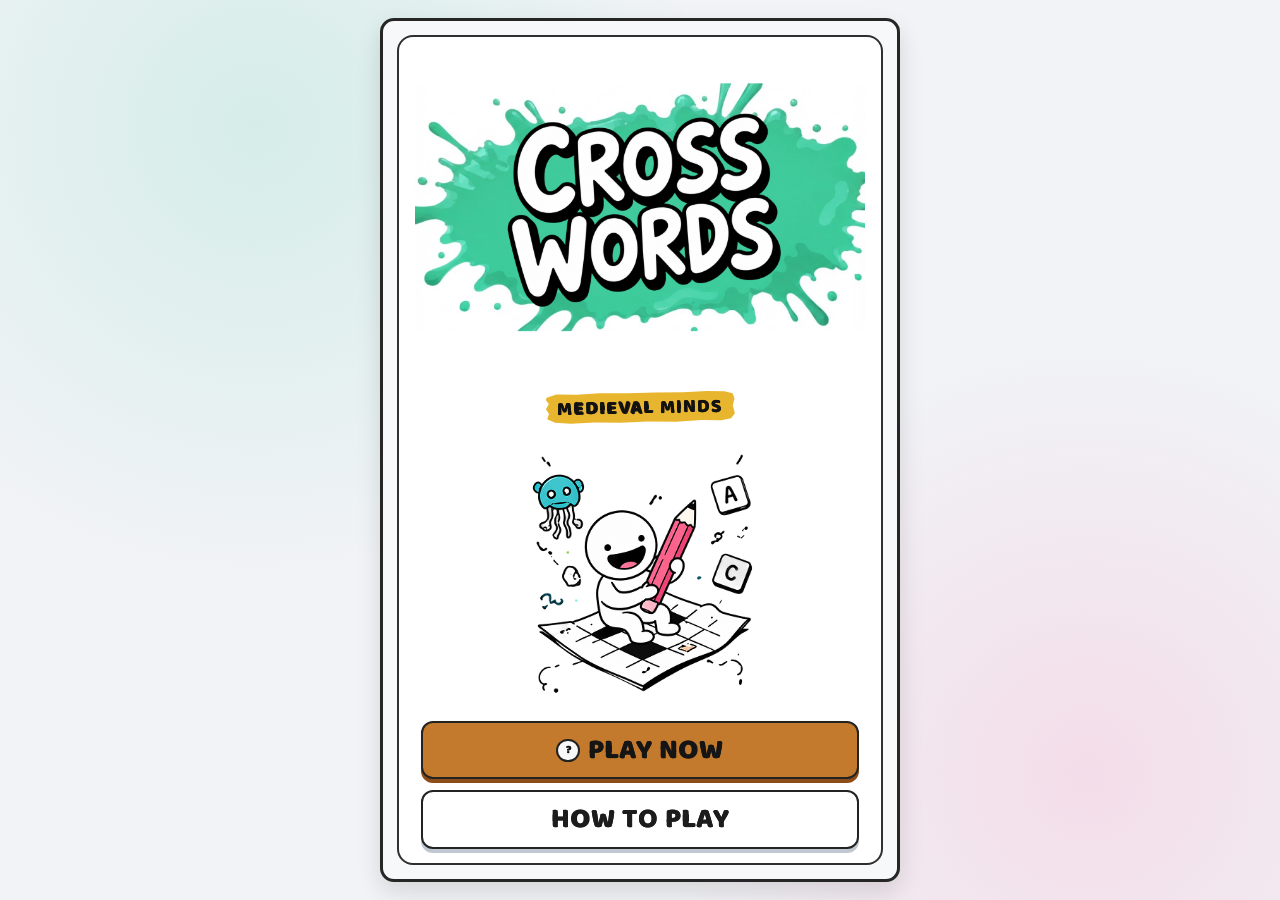
<file: index.html>
<!DOCTYPE html>
<html lang="en">
<head>
    <meta charset="UTF-8">
    <meta name="viewport" content="width=device-width, initial-scale=1.0">
    <title>Crossword Home</title>
    <link rel="preconnect" href="https://fonts.googleapis.com">
    <link rel="preconnect" href="https://fonts.gstatic.com" crossorigin>
    <link href="https://fonts.googleapis.com/css2?family=Baloo+2:wght@600;700;800&family=Chewy&display=swap" rel="stylesheet">
    <style>
        :root {
            --bg: #f1f3f6;
            --ink: #121212;
            --card: #ffffff;
            --mint: #c47a2c;
            --mint-deep: #8d4d18;
            --ribbon: #e8b52e;
            --frame-radius: 16px;
            --shadow-soft: 0 10px 24px rgba(0, 0, 0, 0.12);
        }

        * {
            box-sizing: border-box;
            margin: 0;
            padding: 0;
        }

        html, body {
            width: 100%;
            height: 100%;
        }

        body {
            min-height: 100vh;
            background:
                radial-gradient(circle at 20% 14%, rgba(68, 205, 166, 0.16), transparent 35%),
                radial-gradient(circle at 85% 86%, rgba(255, 92, 161, 0.15), transparent 32%),
                var(--bg);
            display: grid;
            place-items: center;
            padding: clamp(8px, 2vh, 20px);
            padding-bottom: max(clamp(8px, 2vh, 20px), env(safe-area-inset-bottom));
            font-family: 'Baloo 2', cursive;
            color: var(--ink);
            overflow: auto;
            -webkit-tap-highlight-color: transparent;
        }

        .shell {
            width: min(94vw, 520px);
            max-width: 520px;
            min-width: 280px;
            height: min(96dvh, calc(100vw * 1.9), 980px);
            min-height: 0;
            background: #f7f8fa;
            border: 3px solid #262626;
            border-radius: 14px;
            padding: clamp(8px, 1.8vh, 14px);
            box-shadow: var(--shadow-soft);
        }

        .card {
            border: 2px solid #2f2f2f;
            border-radius: var(--frame-radius);
            background: var(--card);
            overflow: hidden;
            position: relative;
            height: 100%;
            display: grid;
            grid-template-rows: minmax(0, 1.2fr) auto minmax(0, 1fr) auto;
            padding: clamp(10px, 2vh, 16px) clamp(10px, 2vh, 16px) clamp(10px, 2vh, 14px);
            gap: clamp(8px, 1.6vh, 12px);
        }

        .image-slot {
            position: relative;
            border-radius: 14px;
            display: grid;
            place-items: center;
            overflow: hidden;
        }

        .title-slot {
            min-height: 0;
            padding: 8px;
        }

        .graphics-slot {
            min-height: 0;
            padding: clamp(8px, 1.6vh, 14px);
        }

        .slot-image {
            display: none;
            position: absolute;
            inset: 0;
            width: 100%;
            height: 100%;
            object-fit: contain;
        }

        .slot-image.loaded {
            display: block;
        }

        .slot-placeholder {
            text-align: center;
            color: #58667a;
            line-height: 1.25;
            padding: 10px;
        }

        .slot-placeholder strong {
            display: block;
            font-size: clamp(0.9rem, 2.2vh, 1.1rem);
            letter-spacing: 0.4px;
            color: #2d3b4f;
            margin-bottom: 5px;
        }

        .slot-placeholder span {
            display: block;
            font-size: clamp(0.72rem, 1.8vh, 0.84rem);
        }

        .slot-placeholder.hidden {
            display: none;
        }
        .ribbon {
            width: fit-content;
            min-width: min(44vw, 176px);
            max-width: 100%;
            margin: 0 auto;
            padding: clamp(6px, 1.1vh, 8px) clamp(10px, 2.2vw, 16px);
            background: var(--ribbon);
            color: #121212;
            text-transform: uppercase;
            letter-spacing: 1.05px;
            font-weight: 800;
            text-shadow: 0.35px 0.35px 0 #181818;
            font-size: clamp(0.96rem, 2.55vh, 1.2rem);
            text-align: center;
            line-height: 1.1;
            overflow: hidden;
            text-overflow: ellipsis;
            white-space: nowrap;
            flex: 0 0 auto;
            position: relative;
            transform: rotate(-1.2deg);
            box-shadow: 0 2px 0 var(--mint-deep);
            border-radius: 1px;
            clip-path: polygon(
                3% 18%, 8% 10%, 18% 12%, 30% 9%, 44% 11%, 58% 10%, 72% 11%, 84% 9%, 93% 11%, 97% 17%,
                98% 30%, 97% 50%, 98% 71%, 96% 84%,
                91% 89%, 81% 87%, 68% 90%, 54% 88%, 40% 90%, 27% 88%, 15% 90%, 7% 86%,
                3% 76%, 4% 62%, 2.5% 49%, 4% 35%, 2.5% 24%
            );
        }

        .ribbon::before,
        .ribbon::after {
            display: none;
        }

        .actions {
            display: grid;
            gap: clamp(8px, 1.4vh, 11px);
            padding: 0 6px;
            min-height: 0;
        }

        .btn {
            height: clamp(48px, 6.5vh, 64px);
            border-radius: 12px;
            border: 2px solid #232323;
            font-family: 'Baloo 2', cursive;
            font-size: clamp(1.2rem, 3.1vh, 1.95rem);
            letter-spacing: 0.6px;
            font-weight: 800;
            text-shadow: 0.4px 0.4px 0 #1a1a1a;
            cursor: pointer;
            transition: transform 0.15s ease, filter 0.15s ease;
            display: flex;
            align-items: center;
            justify-content: center;
            gap: 8px;
            width: 100%;
            touch-action: manipulation;
            -webkit-tap-highlight-color: transparent;
        }

        .btn:focus-visible {
            outline: 3px solid var(--mint);
            outline-offset: 3px;
        }

        .btn:active {
            transform: translateY(1px);
        }

        .btn-play {
            background: var(--mint);
            color: #151515;
            box-shadow: 0 4px 0 var(--mint-deep);
        }

        .btn-play:hover,
        .btn-help:hover {
            filter: brightness(1.03);
        }

        .play-icon {
            width: clamp(18px, 2.6vh, 24px);
            height: clamp(18px, 2.6vh, 24px);
            border-radius: 50%;
            background: #f8f8f8;
            border: 2px solid #222;
            display: grid;
            place-items: center;
            font-size: clamp(9px, 1.25vh, 12px);
            line-height: 1;
            padding-left: 2px;
            font-weight: 800;
            text-shadow: 0.4px 0.4px 0 #1a1a1a;
            flex: 0 0 auto;
        }

        .btn-help {
            background: #ffffff;
            color: #1c1c1c;
            box-shadow: 0 4px 0 #bfc7d1;
        }

        .modal {
            position: fixed;
            inset: 0;
            background: rgba(12, 17, 24, 0.72);
            backdrop-filter: blur(2px);
            display: none;
            place-items: center;
            padding: 12px;
            z-index: 20;
        }

        .modal.active {
            display: grid;
        }

        .guide-panel {
            width: min(92vw, 348px);
            height: min(94dvh, 716px);
            background: #ffffff;
            border: 3px solid #242424;
            border-radius: 22px;
            box-shadow: var(--shadow-soft);
            display: flex;
            flex-direction: column;
            overflow: hidden;
        }

        .guide-header {
            flex: 0 0 auto;
            display: flex;
            align-items: center;
            gap: 10px;
            padding: 14px 13px 7px;
        }

        .guide-back {
            width: 38px;
            height: 38px;
            border-radius: 50%;
            border: 2px solid #232323;
            background: #ffffff;
            color: #161616;
            font-size: 1.5rem;
            font-family: 'Baloo 2', cursive;
            font-weight: 800;
            cursor: pointer;
            line-height: 1;
            display: grid;
            place-items: center;
            padding-bottom: 2px;
        }

        .guide-title-wrap {
            flex: 1;
            text-align: center;
            margin-right: 34px;
        }

        .guide-title {
            font-family: 'Chewy', cursive;
            font-size: clamp(1.8rem, 3.9vh, 2.36rem);
            letter-spacing: 0.4px;
            text-transform: uppercase;
            color: #121212;
            line-height: 1;
        }

        .guide-underline {
            width: 126px;
            height: 8px;
            margin: 4px auto 0;
            border-radius: 999px;
            background: #3fd0df;
            clip-path: polygon(0 62%, 10% 44%, 21% 65%, 34% 42%, 47% 62%, 61% 44%, 74% 64%, 87% 44%, 100% 60%, 100% 100%, 0 100%);
            transition: background 0.2s ease;
        }

        .guide-body {
            flex: 1 1 auto;
            min-height: 0;
            overflow: auto;
            padding: 8px 12px 10px;
        }

        .guide-screen {
            display: none;
        }

        .guide-screen.active {
            display: block;
        }

        .settings-list {
            display: grid;
            gap: 10px;
        }

        .setting-row {
            height: 54px;
            border: 2px solid #252525;
            border-radius: 13px;
            background: #ffffff;
            padding: 0 12px;
            display: flex;
            align-items: center;
            justify-content: space-between;
            font-size: clamp(1.02rem, 2.2vh, 1.12rem);
            font-weight: 800;
            letter-spacing: 0.3px;
            color: #131313;
        }

        .setting-label {
            display: flex;
            align-items: center;
            gap: 10px;
        }

        .setting-icon {
            font-size: 1.2rem;
            line-height: 1;
        }

        .toggle {
            width: 50px;
            height: 27px;
            border-radius: 999px;
            border: 2px solid #252525;
            background: #dce4ea;
            position: relative;
            cursor: pointer;
            transition: background 0.2s ease;
        }

        .toggle::after {
            content: '';
            position: absolute;
            top: 2px;
            left: 2px;
            width: 19px;
            height: 19px;
            border-radius: 50%;
            background: #ffffff;
            border: 2px solid #252525;
            transition: transform 0.2s ease;
        }

        .toggle.on {
            background: #43cfde;
        }

        .toggle.on::after {
            transform: translateX(20px);
        }

        .settings-mascot {
            margin-top: 10px;
            min-height: 84px;
            border: 2px dashed #d6deea;
            border-radius: 16px;
            background: linear-gradient(180deg, #ffffff 0%, #f8fbff 100%);
            display: grid;
            place-items: center;
            text-align: center;
            color: #6a7688;
            font-size: 0.86rem;
            line-height: 1.2;
            padding: 8px;
        }

        .setting-value {
            font-size: 0.95rem;
            letter-spacing: 0.3px;
        }

        .tutorial-card {
            border: 3px solid #43cfde;
            border-radius: 20px;
            background: #ffffff;
            padding: 11px;
            box-shadow: 0 4px 0 rgba(0, 0, 0, 0.12);
        }

        .tutorial-tag {
            display: inline-flex;
            align-items: center;
            gap: 8px;
            border: 2px solid #1d1d1d;
            border-radius: 999px;
            padding: 4px 11px 4px 7px;
            background: #43cfde;
            font-weight: 800;
            letter-spacing: 0.35px;
            color: #121212;
            text-transform: uppercase;
        }

        .tutorial-num {
            width: 30px;
            height: 30px;
            border-radius: 50%;
            border: 2px solid #1d1d1d;
            display: grid;
            place-items: center;
            font-size: 1.08rem;
            background: rgba(255, 255, 255, 0.72);
            font-weight: 800;
        }

        .tutorial-art {
            margin: 12px 0 11px;
            min-height: clamp(198px, 31vh, 232px);
            border: 2px dashed #bcc8d6;
            border-radius: 16px;
            background: #f7fbff;
            display: grid;
            place-items: center;
            text-align: center;
            font-size: 0.84rem;
            color: #5f6f83;
            padding: 12px;
            overflow: hidden;
        }

        .tutorial-art img {
            width: 100%;
            height: 100%;
            object-fit: contain;
            display: none;
        }

        .tutorial-art img.loaded {
            display: block;
        }

        .tutorial-art-placeholder {
            padding: 8px;
        }

        .tutorial-text {
            text-align: center;
            font-size: clamp(1.05rem, 2.8vh, 1.34rem);
            line-height: 1.14;
            color: #181818;
            font-weight: 700;
            padding: 0 8px;
        }

        .guide-footer {
            flex: 0 0 auto;
            padding: 6px 12px 12px;
            display: grid;
            gap: 10px;
        }

        .pager {
            display: flex;
            justify-content: center;
            gap: 10px;
            min-height: 14px;
        }

        .dot {
            width: 12px;
            height: 12px;
            border-radius: 50%;
            border: 2px solid #262626;
            background: #ffffff;
        }

        .dot.active {
            background: #43cfde;
        }

        .guide-next {
            height: 56px;
            border-radius: 13px;
            border: 2px solid #202020;
            font-family: 'Baloo 2', cursive;
            font-size: clamp(2rem, 4.2vh, 2.32rem);
            line-height: 1;
            letter-spacing: 0.4px;
            font-weight: 800;
            color: #161616;
            background: #43cfde;
            box-shadow: 0 4px 0 #2ea8b3;
            cursor: pointer;
        }

        .guide-next:active {
            transform: translateY(1px);
        }

        .guide-panel.step-2 .guide-underline,
        .guide-panel.step-2 .dot.active,
        .guide-panel.step-2 .tutorial-tag,
        .guide-panel.step-2 .guide-next {
            background: #ff5c93;
        }

        .guide-panel.step-2 .tutorial-card {
            border-color: #ff5c93;
        }

        .guide-panel.step-2 .guide-next {
            box-shadow: 0 4px 0 #d84275;
        }

        .guide-panel.step-3 .guide-underline,
        .guide-panel.step-3 .dot.active,
        .guide-panel.step-3 .tutorial-tag,
        .guide-panel.step-3 .guide-next {
            background: #ffb02f;
        }

        .guide-panel.step-3 .tutorial-card {
            border-color: #ffb02f;
        }

        .guide-panel.step-3 .guide-next {
            box-shadow: 0 4px 0 #d48b16;
        }

        @media (max-height: 700px) {
            .guide-panel {
                height: min(95dvh, 660px);
            }

            .tutorial-art {
                min-height: clamp(160px, 26vh, 196px);
            }

            .guide-next {
                height: 50px;
                font-size: clamp(1.8rem, 3.6vh, 2.06rem);
            }
        }

        @media (orientation: landscape) {
            .guide-panel {
                width: min(96vw, 540px);
                height: min(92dvh, 430px);
            }

            .guide-body {
                padding: 6px 10px 8px;
            }

            .settings-list {
                grid-template-columns: 1fr 1fr;
                gap: 8px;
            }

            .setting-row {
                height: 46px;
                font-size: 0.96rem;
            }

            .settings-mascot {
                grid-column: 1 / 3;
                min-height: 56px;
                margin-top: 2px;
            }

            .tutorial-art {
                min-height: 128px;
            }

            .tutorial-text {
                font-size: 1.02rem;
            }

            .guide-next {
                height: 46px;
                font-size: 1.8rem;
            }
        }

    </style>
</head>
<body>
    <div class="shell">
        <main class="card" role="main">
            <section class="image-slot title-slot" id="titleArtPlaceholder">
                <img id="titleImage" class="slot-image" src="home-title.png" alt="Home title art">
                <div id="titlePlaceholderText" class="slot-placeholder">
                    <strong>TITLE IMAGE PLACEHOLDER</strong>
                    <span>Add home-title.png in this folder</span>
                </div>
            </section>

            <div class="ribbon" id="topicRibbon">TOPIC</div>

            <section class="image-slot graphics-slot" id="graphicsArtPlaceholder">
                <img id="graphicsImage" class="slot-image" src="home-graphics.png" alt="Home graphics art">
                <div id="graphicsPlaceholderText" class="slot-placeholder">
                    <strong>GRAPHICS IMAGE PLACEHOLDER</strong>
                    <span>Add home-graphics.png in this folder</span>
                </div>
            </section>

            <div class="actions">
                <button class="btn btn-play" id="playBtn" type="button">
                    <span class="play-icon">?</span>
                    <span>PLAY NOW</span>
                </button>
                <button class="btn btn-help" id="howToBtn" type="button">HOW TO PLAY</button>
            </div>
        </main>
    </div>

    <div class="modal" id="howToPopup" aria-hidden="true">
        <section class="guide-panel" id="guidePanel" role="dialog" aria-modal="true" aria-labelledby="guideTitle">
            <header class="guide-header">
                <button id="guideBackBtn" class="guide-back" type="button" aria-label="Back">&#x2039;</button>
                <div class="guide-title-wrap">
                    <h2 class="guide-title" id="guideTitle">SETTINGS</h2>
                    <div class="guide-underline" id="guideUnderline"></div>
                </div>
            </header>

            <div class="guide-body">
                <section class="guide-screen active" id="settingsScreen" aria-label="Settings">
                    <div class="settings-list">
                        <div class="setting-row">
                            <div class="setting-label"><span class="setting-icon">&#128266;</span><span>SOUND</span></div>
                            <button class="toggle on" id="soundToggle" type="button" aria-label="Toggle sound"></button>
                        </div>
                        <div class="setting-row">
                            <div class="setting-label"><span class="setting-icon">&#127925;</span><span>MUSIC</span></div>
                            <button class="toggle on" id="musicToggle" type="button" aria-label="Toggle music"></button>
                        </div>
                        <div class="setting-row">
                            <div class="setting-label"><span class="setting-icon">&#128241;</span><span>VIBRATION</span></div>
                            <button class="toggle on" id="vibrationToggle" type="button" aria-label="Toggle vibration"></button>
                        </div>
                        <div class="setting-row">
                            <div class="setting-label"><span class="setting-icon">&#127760;</span><span>LANGUAGE</span></div>
                            <div class="setting-value">ENGLISH &#8250;</div>
                        </div>
                        <div class="setting-row">
                            <div class="setting-label"><span class="setting-icon">&#8635;</span><span>RESTART PUZZLE</span></div>
                            <div class="setting-value">&#8250;</div>
                        </div>
                        <div class="settings-mascot">SETTINGS GRAPHIC PLACEHOLDER<br>Add settings-graphic.png (optional)</div>
                    </div>
                </section>

                <section class="guide-screen" id="howToScreen" aria-label="How to play">
                    <article class="tutorial-card">
                        <div class="tutorial-tag" id="tutorialTag">
                            <span class="tutorial-num" id="tutorialNum">1</span>
                            <span id="tutorialTagText">READ THE CLUE</span>
                        </div>
                        <div class="tutorial-art" id="tutorialArt">
                            <img id="tutorialArtImage" alt="How to play step graphic">
                            <div class="tutorial-art-placeholder" id="tutorialArtPlaceholder">HOW TO PLAY ART PLACEHOLDER<br>Add howto-step1.png, howto-step2.png, howto-step3.png</div>
                        </div>
                        <p class="tutorial-text" id="tutorialText">Read the clue carefully before picking letters.</p>
                    </article>
                </section>
            </div>

            <footer class="guide-footer">
                <div class="pager" id="tutorialDots" aria-hidden="true">
                    <span class="dot active"></span>
                    <span class="dot"></span>
                    <span class="dot"></span>
                </div>
                <button class="guide-next" id="guideNextBtn" type="button">NEXT</button>
            </footer>
        </section>
    </div>

    <script>
        const playBtn = document.getElementById('playBtn');
        const howToBtn = document.getElementById('howToBtn');
        const howToPopup = document.getElementById('howToPopup');
        const topicRibbon = document.getElementById('topicRibbon');
        const guidePanel = document.getElementById('guidePanel');
        const guideBackBtn = document.getElementById('guideBackBtn');
        const guideNextBtn = document.getElementById('guideNextBtn');
        const guideTitle = document.getElementById('guideTitle');
        const settingsScreen = document.getElementById('settingsScreen');
        const howToScreen = document.getElementById('howToScreen');
        const tutorialDots = Array.from(document.querySelectorAll('#tutorialDots .dot'));
        const tutorialNum = document.getElementById('tutorialNum');
        const tutorialTagText = document.getElementById('tutorialTagText');
        const tutorialText = document.getElementById('tutorialText');
        const tutorialArtImage = document.getElementById('tutorialArtImage');
        const tutorialArtPlaceholder = document.getElementById('tutorialArtPlaceholder');
        const soundToggle = document.getElementById('soundToggle');
        const musicToggle = document.getElementById('musicToggle');
        const vibrationToggle = document.getElementById('vibrationToggle');

        const guideState = {
            screen: 'settings',
            step: 0
        };

        const tutorialSteps = [
            {
                number: 1,
                tag: 'READ THE CLUE',
                text: 'Read the clue carefully.',
                art: 'howto-step1.png'
            },
            {
                number: 2,
                tag: 'TAP THE GRID',
                text: 'Tap the starting letter in the grid.',
                art: 'howto-step2.png'
            },
            {
                number: 3,
                tag: 'CHOOSE LETTERS',
                text: 'Use the letters below to fill the word.',
                art: 'howto-step3.png'
            }
        ];

        function renderTutorialArt(imagePath) {
            tutorialArtImage.classList.remove('loaded');
            tutorialArtPlaceholder.style.display = 'block';
            tutorialArtPlaceholder.innerHTML = 'HOW TO PLAY ART PLACEHOLDER<br>Add ' + imagePath;

            tutorialArtImage.onload = function () {
                tutorialArtImage.classList.add('loaded');
                tutorialArtPlaceholder.style.display = 'none';
            };

            tutorialArtImage.onerror = function () {
                tutorialArtImage.classList.remove('loaded');
                tutorialArtPlaceholder.style.display = 'block';
            };

            tutorialArtImage.src = imagePath;
        }

        function setToggleState(button, isOn) {
            button.classList.toggle('on', isOn);
            button.setAttribute('aria-pressed', isOn ? 'true' : 'false');
        }

        function updateGuideUi() {
            const isSettings = guideState.screen === 'settings';
            settingsScreen.classList.toggle('active', isSettings);
            howToScreen.classList.toggle('active', !isSettings);
            guideTitle.textContent = isSettings ? 'SETTINGS' : 'HOW TO PLAY';
            guideNextBtn.textContent = isSettings ? 'NEXT' : (guideState.step === tutorialSteps.length - 1 ? 'DONE' : 'NEXT');
            document.getElementById('tutorialDots').style.visibility = isSettings ? 'hidden' : 'visible';

            if (isSettings) {
                guidePanel.classList.remove('step-2', 'step-3');
                return;
            }

            const stepData = tutorialSteps[guideState.step];
            tutorialNum.textContent = String(stepData.number);
            tutorialTagText.textContent = stepData.tag;
            tutorialText.textContent = stepData.text;
            renderTutorialArt(stepData.art);

            tutorialDots.forEach((dot, index) => {
                dot.classList.toggle('active', index === guideState.step);
            });

            guidePanel.classList.toggle('step-2', guideState.step === 1);
            guidePanel.classList.toggle('step-3', guideState.step === 2);
        }

        function openGuide() {
            guideState.screen = 'howto';
            guideState.step = 0;
            howToPopup.classList.add('active');
            howToPopup.setAttribute('aria-hidden', 'false');
            updateGuideUi();
        }

        function closeGuide() {
            howToPopup.classList.remove('active');
            howToPopup.setAttribute('aria-hidden', 'true');
        }

        function parsePuzzleJson(text) {
            return JSON.parse(text.replace(/^\uFEFF/, '').trim());
        }

        async function loadHomePuzzleData() {
            const candidates = ['puzzle.json', 'level1.json'];
            const cacheBust = 'ts=' + Date.now();

            for (const file of candidates) {
                try {
                    const response = await fetch(file + '?' + cacheBust, { cache: 'no-store' });
                    if (!response.ok) continue;
                    const parsed = parsePuzzleJson(await response.text());
                    if (parsed && parsed.metadata && parsed.clues) return parsed;
                } catch (_error) {
                    // Keep trying fallback files.
                }
            }

            return null;
        }

        function toRibbonText(value) {
            if (!value) return 'TOPIC';
            return String(value).replace(/[_-]+/g, ' ').trim().toUpperCase();
        }

        function activateImage(imageId, placeholderId) {
            const image = document.getElementById(imageId);
            const placeholder = document.getElementById(placeholderId);
            if (!image || !placeholder) return;

            image.addEventListener('load', function () {
                image.classList.add('loaded');
                placeholder.classList.add('hidden');
            });

            image.addEventListener('error', function () {
                image.classList.remove('loaded');
                placeholder.classList.remove('hidden');
            });
        }

        (async function initHomeData() {
            activateImage('titleImage', 'titlePlaceholderText');
            activateImage('graphicsImage', 'graphicsPlaceholderText');
            const data = await loadHomePuzzleData();
            if (data && data.metadata) {
                topicRibbon.textContent = toRibbonText(data.metadata.title || 'TOPIC');
            }
        })();

        playBtn.addEventListener('click', function () {
            window.location.href = 'game.html';
        });

        howToBtn.addEventListener('click', openGuide);

        guideBackBtn.addEventListener('click', function () {
            if (guideState.screen === 'settings') {
                closeGuide();
                return;
            }
            if (guideState.step > 0) {
                guideState.step -= 1;
                updateGuideUi();
                return;
            }
            guideState.screen = 'settings';
            updateGuideUi();
        });

        guideNextBtn.addEventListener('click', function () {
            if (guideState.screen === 'settings') {
                guideState.screen = 'howto';
                guideState.step = 0;
                updateGuideUi();
                return;
            }
            if (guideState.step < tutorialSteps.length - 1) {
                guideState.step += 1;
                updateGuideUi();
                return;
            }
            closeGuide();
        });

        [soundToggle, musicToggle, vibrationToggle].forEach((toggleButton) => {
            setToggleState(toggleButton, true);
            toggleButton.addEventListener('click', function () {
                const next = !toggleButton.classList.contains('on');
                setToggleState(toggleButton, next);
            });
        });

        howToPopup.addEventListener('click', function (event) {
            if (event.target === howToPopup) {
                closeGuide();
            }
        });

        document.addEventListener('keydown', function (event) {
            if (event.key === 'Escape') {
                closeGuide();
            }
        });
    </script>
</body>
</html>
</file>
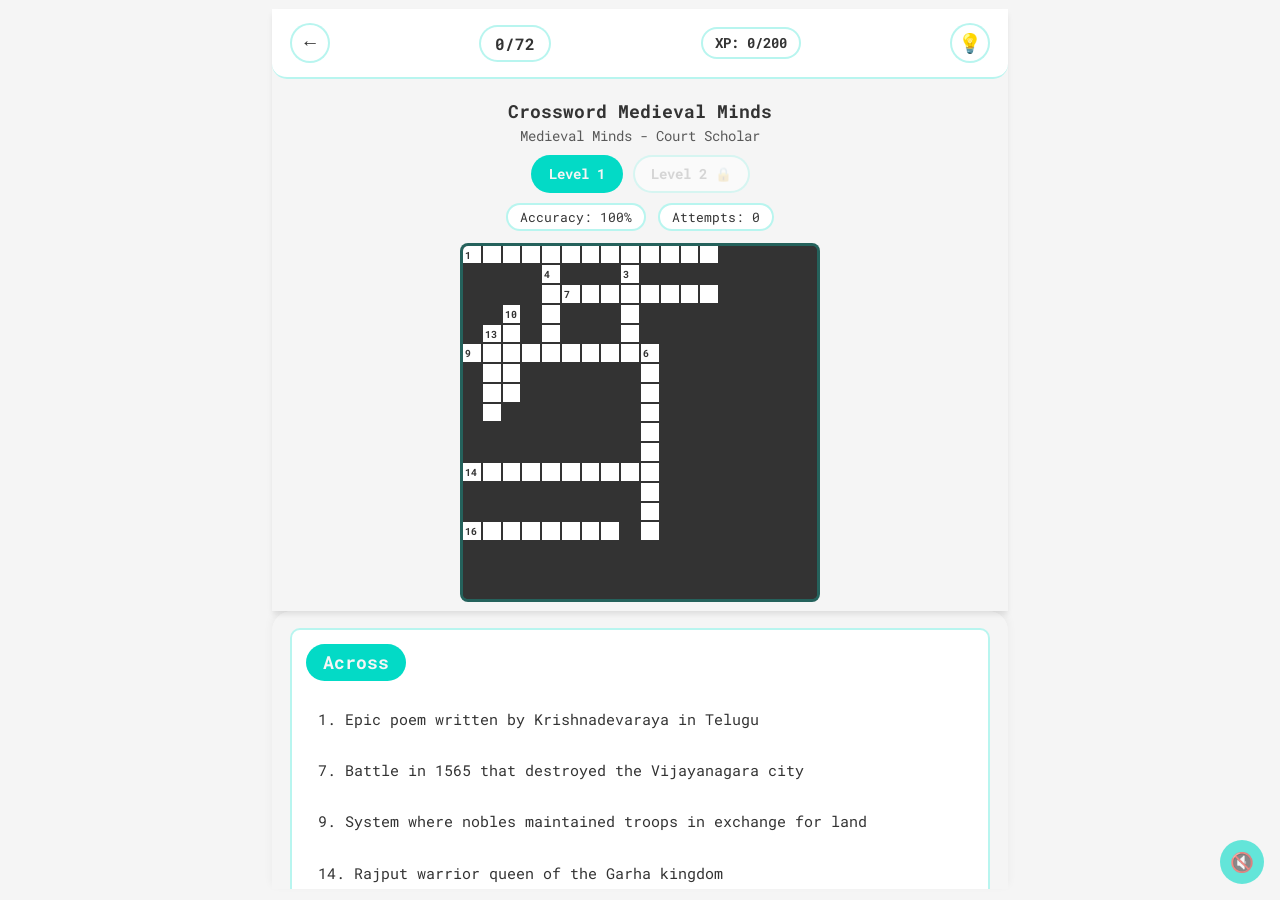
<file: game.html>
<!DOCTYPE html>
<html lang="en">
<head>
    <meta charset="UTF-8">
    <meta name="viewport" content="width=device-width, initial-scale=1.0">
    <title>🏰 Crossword Medieval Minds</title>
    <link rel="preconnect" href="https://fonts.googleapis.com">
    <link rel="preconnect" href="https://fonts.gstatic.com" crossorigin>
    <link href="https://fonts.googleapis.com/css2?family=Roboto+Mono:wght@400;700&display=swap" rel="stylesheet">
    <link rel="stylesheet" href="style.css">
</head>
<body>
    <div class="game-container">
        <div class="fixed-top-section">
            <div class="top-bar">
                <button id="back-btn" class="icon-btn">←</button>
                <div class="progress-container"><span id="progress-text">0/0</span></div>
                <div class="xp-pill">XP: <span id="current-xp">0</span>/<span id="max-xp">200</span></div>
                <button id="hint-btn" class="icon-btn" title="Hint">💡</button>
            </div>
            <div class="level-bar">
                <h1 id="puzzle-title">🏰 Crossword Medieval Minds</h1>
                <p class="subtitle" id="level-subtitle">Level 1</p>
                <div class="level-buttons">
                    <button class="level-btn active" data-level="1">Level 1</button>
                    <button class="level-btn" data-level="2" id="level2-btn" disabled>Level 2 🔒</button>
                </div>
                <div class="stats-display">
                    <div class="stat-box"><span class="stat-label">Accuracy:</span> <span class="stat-value" id="accuracy-value">100%</span></div>
                    <div class="stat-box"><span class="stat-label">Attempts:</span> <span class="stat-value" id="attempts-value">0</span></div>
                </div>
            </div>
            <div class="hint-display hidden" id="hint-display">
                <span class="hint-icon">💡</span>
                <span class="hint-text" id="hint-text"></span>
            </div>
            <div class="crossword-container">
                <div id="crossword-grid"></div>
            </div>
        </div>
        <div class="scrollable-bottom-section">
            <div class="clues-container">
                <div class="clue-list-wrapper">
                    <h2>Across</h2>
                    <ol id="across-clues"></ol>
                </div>
                <div class="clue-list-wrapper">
                    <h2>Down</h2>
                    <ol id="down-clues"></ol>
                </div>
            </div>
            <div class="controls">
                <button id="check-btn">Check Completion</button>
                <button id="clear-btn" class="btn-secondary">Clear Grid</button>
            </div>
        </div>
    </div>

    <div id="success-overlay" class="hidden">
        <div class="end-state-card end-state-success">
            <div class="end-state-title-art" id="titleArtPlaceholder" role="img" aria-label="Success title graphic placeholder">SUCCESS GRAPHIC<br>PLACEHOLDER</div>
            <p class="end-state-copy">All the hidden words are<br>revealed now!</p>
            <div class="end-state-graphic" id="graphicsArtPlaceholder" role="img" aria-label="Success illustration graphic placeholder">GRAPHICS<br>PLACEHOLDER</div>
            <div class="end-state-details">
                <div><strong>WORDS FOUND</strong><span id="earned-xp">0</span></div>
                <div><strong>HINTS USED</strong><span id="accuracy-display">100%</span></div>
                <span class="end-state-hidden-value" id="time-display">0:00</span>
                <span class="end-state-hidden-value" id="fact-text"></span>
            </div>
            <div class="completion-actions">
                <button class="next-level-btn hidden" id="next-level-btn">NEXT LEVEL</button>
                <button class="replay-btn" id="replay-btn">PLAY AGAIN</button>
            </div>
        </div>
    </div>

    <div id="endgame-overlay" class="hidden">
        <div class="success-box endgame-box">
            <h2 class="endgame-title">🏆 Game Complete! 🏆</h2>
            <p class="endgame-subtitle">You have conquered Medieval Minds!</p>
            <div class="endgame-xp">
                <span class="endgame-xp-label">Total XP Earned</span>
                <span class="endgame-xp-value" id="endgame-total-xp">0</span>
                <span class="endgame-xp-max">/ 200</span>
            </div>
            <div class="endgame-breakdown">
                <div class="endgame-level-row">
                    <span>Level 1</span>
                    <span id="endgame-l1-xp">0</span><span> / 100 XP</span>
                </div>
                <div class="endgame-level-row">
                    <span>Level 2</span>
                    <span id="endgame-l2-xp">0</span><span> / 100 XP</span>
                </div>
            </div>
            <div class="completion-actions">
                <button class="replay-btn" id="endgame-replay-btn">Play Again</button>
            </div>
        </div>
    </div>

    <div id="submit-modal" class="hidden">
        <div class="end-state-card end-state-fail">
            <div class="end-state-title-art" role="img" aria-label="Failure title graphic placeholder">FAILURE GRAPHIC<br>PLACEHOLDER</div>
            <p class="end-state-copy">The words got away<br>this time!</p>
            <div class="end-state-graphic" role="img" aria-label="Failure illustration graphic placeholder">GRAPHICS<br>PLACEHOLDER</div>
            <div class="end-state-details">
                <div><strong>WORDS FOUND</strong><span id="modal-correct">0</span></div>
                <div><strong>HINTS USED</strong><span id="modal-incorrect">0</span></div>
                <span class="end-state-hidden-value" id="modal-empty"></span>
                <span class="end-state-hidden-value" id="modal-accuracy"></span>
                <span class="end-state-hidden-value" id="modal-xp"></span>
            </div>
            <div class="completion-actions">
                <button class="next-level-btn hidden" id="modal-next-btn">NEXT LEVEL</button>
                <button class="replay-btn" id="modal-retry-btn">RETRY</button>
            </div>
        </div>
    </div>

    <div id="admin-panel" class="hidden">
        <h3>Admin Panel</h3>
        <p>Debug mode activated!</p>
        <button id="unlock-all-btn">Unlock All Levels</button>
        <button id="reset-progress-btn">Reset Progress</button>
    </div>

    <audio src="music.mp3" loop id="bg-music"></audio>
    <button class="music-btn" id="music-btn" title="Toggle Music">🔊</button>

    <script src="AnalyticsManager.js"></script>
    <script src="script.js"></script>
    <script>
        const bgMusic = document.getElementById('bg-music');
        const musicBtn = document.getElementById('music-btn');
        let musicPlaying = false;
        if (bgMusic) bgMusic.volume = 0.4;
        function setMusicState(playing) {
            musicPlaying = playing;
            if (musicBtn) {
                musicBtn.textContent = playing ? '🔊' : '🔇';
                musicBtn.classList.toggle('muted', !playing);
            }
            sessionStorage.setItem('musicPlaying', playing ? '1' : '0');
        }
        const savedState = sessionStorage.getItem('musicPlaying');
        if (savedState === '1' && bgMusic) {
            bgMusic.play().then(() => setMusicState(true)).catch(() => setMusicState(false));
        } else {
            setMusicState(false);
        }
        if (musicBtn) {
            musicBtn.addEventListener('click', () => {
                if (musicPlaying) { bgMusic.pause(); setMusicState(false); }
                else { bgMusic.play().catch(() => {}); setMusicState(true); }
            });
        }
    </script>
</body>
</html>
</file>
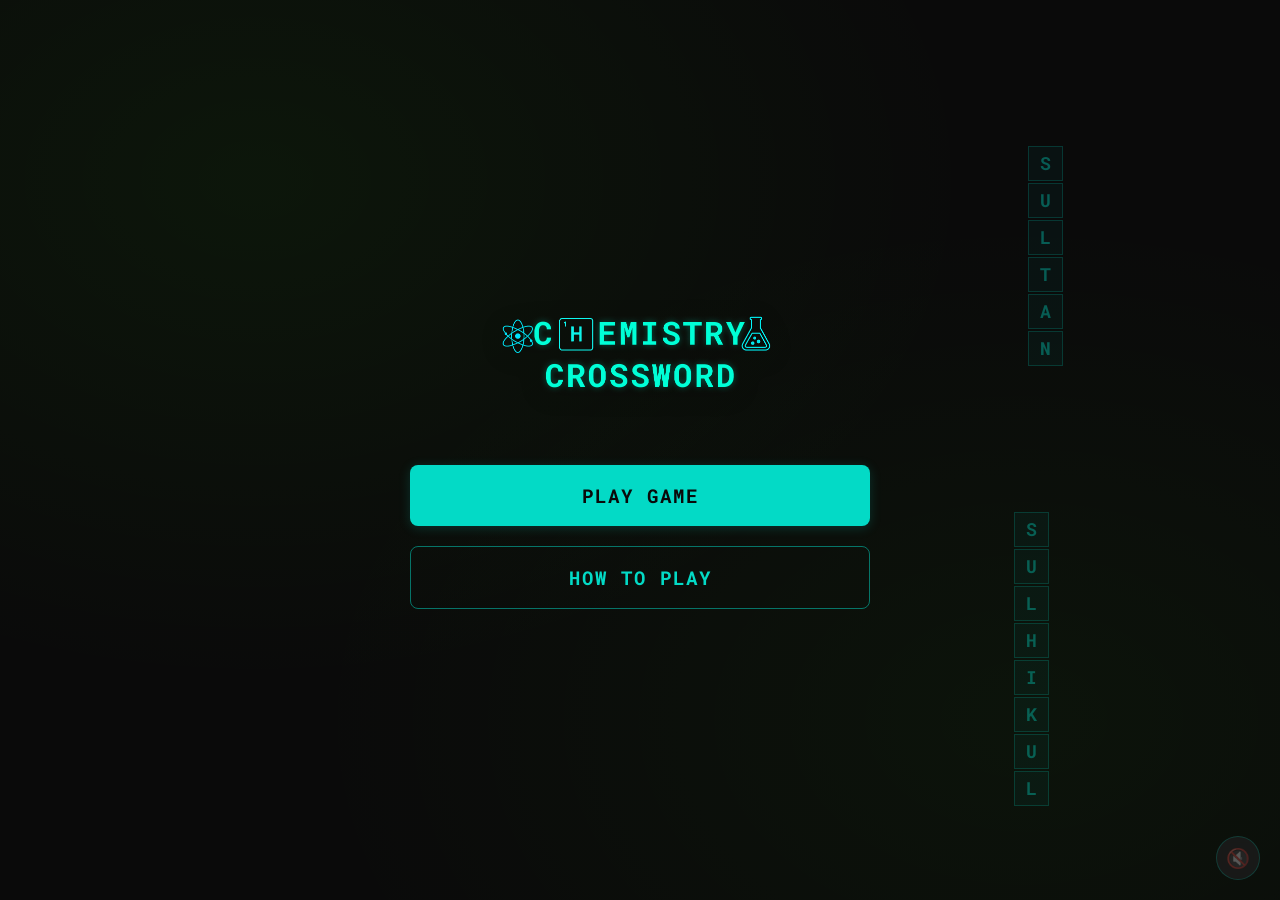
<file: landing.html>
<!DOCTYPE html>
<html lang="en">
<head>
    <meta charset="UTF-8">
    <meta name="viewport" content="width=device-width, initial-scale=1.0">
    <title>🏰 Crossword Medieval Minds</title>
    <link rel="preconnect" href="https://fonts.googleapis.com">
    <link rel="preconnect" href="https://fonts.gstatic.com" crossorigin>
    <link href="https://fonts.googleapis.com/css2?family=Roboto+Mono:wght@400;700&display=swap" rel="stylesheet">
    <style>
        :root {
            --background-color: #0a0a0a;
            --card-background: #111111;
            --text-color: #e0f7f4;
            --accent-color: #03dac6;
            --button-hover: rgba(3,218,198,0.18);
            --overlay-bg: rgba(3,218,198,0.09);
        }

        * {
            box-sizing: border-box;
            margin: 0;
            padding: 0;
        }

        body {
            font-family: 'Roboto Mono', monospace;
            background-color: var(--background-color);
            background-image:
                radial-gradient(ellipse at 20% 20%, rgba(57,255,20,0.05) 0%, transparent 50%),
                radial-gradient(ellipse at 80% 80%, rgba(57,255,20,0.04) 0%, transparent 50%);
            color: var(--text-color);
            min-height: 100vh;
            display: flex;
            justify-content: center;
            align-items: center;
            padding: 20px;
            overflow: hidden;
            position: relative;
        }

        /* Background Animation */
        .bg-animation {
            position: fixed;
            top: 0;
            left: 0;
            width: 100%;
            height: 100%;
            z-index: 0;
            overflow: hidden;
            pointer-events: none;
        }

        .word-container {
            position: absolute;
            display: flex;
            gap: 2px;
        }

        .word-container.horizontal {
            flex-direction: row;
        }

        .word-container.vertical {
            flex-direction: column;
        }

        .letter-box {
            width: 35px;
            height: 35px;
            border: 1px solid rgba(3,218,198,0.25);
            background-color: rgba(3,218,198,0.06);
            display: flex;
            justify-content: center;
            align-items: center;
            font-family: 'Roboto Mono', monospace;
            font-weight: bold;
            color: rgba(3,218,198,0.5);
            font-size: 1.1em;
            opacity: 0;
            animation: letterAppear 0.375s ease-in forwards;
        }

        @keyframes letterAppear {
            0% {
                opacity: 0;
                transform: scale(0.5);
            }
            100% {
                opacity: 0.75;
                transform: scale(1);
            }
        }

        .word-container.fade-out .letter-box {
            animation: letterDisappear 0.375s ease-out forwards;
        }

        @keyframes letterDisappear {
            0% {
                opacity: 0.75;
                transform: scale(1);
            }
            100% {
                opacity: 0;
                transform: scale(0.5);
            }
        }

        .main-container {
            width: 100%;
            max-width: 500px;
            text-align: center;
            animation: fadeIn 0.8s ease-in;
            position: relative;
            z-index: 1;
        }

        @keyframes fadeIn {
            from {
                opacity: 0;
                transform: translateY(20px);
            }
            to {
                opacity: 1;
                transform: translateY(0);
            }
        }

        .title-container {
            margin-bottom: 50px;
            padding: 20px;
        }

        .game-title-img {
            width: 100%;
            max-width: 400px;
            height: auto;
            margin: 0 auto;
            display: block;
            filter: drop-shadow(0 4px 12px rgba(0,0,0,0.4));
        }

        .game-title-text {
            display: none;
        }

        .buttons-container {
            display: flex;
            flex-direction: column;
            gap: 20px;
            padding: 0 20px;
        }

        .btn {
            padding: 18px 40px;
            font-size: 1.2em;
            font-family: 'Roboto Mono', monospace;
            font-weight: bold;
            text-transform: uppercase;
            border: none;
            border-radius: 8px;
            cursor: pointer;
            transition: all 0.3s ease;
            letter-spacing: 2px;
            position: relative;
            overflow: hidden;
        }

        .btn::before {
            content: '';
            position: absolute;
            top: 50%;
            left: 50%;
            width: 0;
            height: 0;
            border-radius: 50%;
            background: rgba(255, 255, 255, 0.2);
            transform: translate(-50%, -50%);
            transition: width 0.6s, height 0.6s;
        }

        .btn:hover::before {
            width: 300px;
            height: 300px;
        }

        .btn span {
            position: relative;
            z-index: 1;
        }

        .play-btn {
            background-color: var(--accent-color);
            color: #0a0a0a;
            box-shadow: 0 2px 12px rgba(3,218,198,0.18);
        }

        .play-btn:hover {
            background-color: var(--button-hover);
            transform: translateY(-3px);
            box-shadow: 0 4px 20px rgba(3,218,198,0.25);
        }

        .play-btn:active {
            transform: translateY(-1px);
        }

        .how-to-btn {
            background-color: transparent;
            color: var(--accent-color);
            border: 1px solid rgba(3,218,198,0.5);
        }

        .how-to-btn:hover {
            background-color: rgba(3,218,198,0.1);
            color: var(--accent-color);
            transform: translateY(-3px);
            box-shadow: 0 4px 14px rgba(3,218,198,0.18);
        }

        /* Popup Overlay */
        .popup-overlay {
            position: fixed;
            top: 0;
            left: 0;
            width: 100%;
            height: 100%;
            background-color: rgba(3,218,198,0.09);
            backdrop-filter: blur(10px);
            -webkit-backdrop-filter: blur(10px);
            display: none;
            justify-content: center;
            align-items: center;
            z-index: 1000;
            padding: 20px;
            animation: fadeIn 0.3s ease;
        }

        .popup-overlay.active {
            display: flex;
        }

        .popup-content {
            background-color: transparent;
            border-radius: 12px;
            padding: 0;
            max-width: 800px;
            width: 100%;
            max-height: 90vh;
            overflow: hidden;
            position: relative;
            animation: slideUp 0.4s ease;
            display: flex;
            flex-direction: column;
            align-items: center;
        }

        @keyframes slideUp {
            from {
                opacity: 0;
                transform: translateY(50px);
            }
            to {
                opacity: 1;
                transform: translateY(0);
            }
        }

        .close-btn {
            display: none;
        }

        /* How to Play Content Styles */
        .how-to-play-content {
            background: linear-gradient(135deg, #111111 0%, #181818 100%);
            border-radius: 20px;
            padding: 40px;
            max-width: 700px;
            box-shadow: 0 0 40px rgba(3,218,198,0.15);
            border: 1px solid rgba(3,218,198,0.35);
        }

        .how-to-title {
            font-size: 2.5em;
            text-align: center;
            margin-bottom: 40px;
            color: var(--text-color);
            font-weight: 700;
            letter-spacing: 3px;
        }

        .title-letter {
            display: inline-block;
            border: 3px solid var(--accent-color);
            padding: 5px 15px;
            margin: 0 3px;
            background-color: rgba(3,218,198,0.08);
            border-radius: 5px;
            color: var(--accent-color);
        }

        .title-letter sub {
            font-size: 0.5em;
            color: var(--accent-color);
            vertical-align: sub;
        }

        .instruction-item {
            display: flex;
            align-items: flex-start;
            margin-bottom: 35px;
            padding: 20px;
            background-color: rgba(3,218,198,0.05);
            border-radius: 12px;
            border-left: 3px solid rgba(3,218,198,0.4);
        }

        .instruction-number {
            font-size: 2em;
            font-weight: bold;
            color: var(--accent-color);
            background-color: rgba(3,218,198,0.1);
            width: 50px;
            height: 50px;
            border-radius: 50%;
            display: flex;
            align-items: center;
            justify-content: center;
            margin-right: 20px;
            flex-shrink: 0;
            border: 1px solid rgba(3,218,198,0.4);
        }

        .instruction-text {
            flex: 1;
            color: var(--text-color);
            font-size: 1.1em;
            line-height: 1.6;
        }

        .instruction-text strong {
            color: var(--accent-color);
        }

        .instruction-visual {
            margin-top: 15px;
            display: flex;
            justify-content: center;
            width: 100%;
        }

        .mini-grid {
            display: grid;
            grid-template-columns: repeat(4, 50px);
            grid-template-rows: repeat(3, 50px);
            gap: 3px;
            margin: 10px 0;
        }

        .mini-cell {
            width: 50px;
            height: 50px;
            border: 1px solid rgba(3,218,198,0.2);
            background-color: rgba(3,218,198,0.04);
            display: flex;
            align-items: center;
            justify-content: center;
            font-size: 1.2em;
            font-weight: bold;
            color: var(--text-color);
            border-radius: 4px;
        }

        .mini-cell.filled {
            background-color: rgba(3,218,198,0.12);
            border-color: var(--accent-color);
            color: var(--accent-color);
        }

        .check-demo-btn {
            padding: 15px 40px;
            font-size: 1.1em;
            font-family: 'Roboto Mono', monospace;
            font-weight: bold;
            background-color: var(--accent-color);
            color: #0a0a0a;
            border: none;
            border-radius: 8px;
            cursor: default;
            letter-spacing: 2px;
            box-shadow: none;
        }

        .back-btn {
            margin-top: 20px;
            padding: 15px 50px;
            font-size: 1.1em;
            font-family: 'Roboto Mono', monospace;
            font-weight: bold;
            text-transform: uppercase;
            background-color: var(--accent-color);
            color: #0a0a0a;
            border: none;
            border-radius: 8px;
            cursor: pointer;
            transition: all 0.3s ease;
            letter-spacing: 2px;
        }

        .back-btn:hover {
            background-color: var(--button-hover);
            transform: translateY(-3px);
            box-shadow: 0 4px 16px rgba(3,218,198,0.18);
        }

        .popup-title {
            color: var(--accent-color);
            font-size: 1.8em;
            margin-bottom: 20px;
            text-transform: uppercase;
            letter-spacing: 2px;
            display: none;
        }

        .instructions-text {
            text-align: left;
            line-height: 1.8;
            color: var(--text-color);
            display: none;
        }

        /* Mobile Responsive */
        @media (max-width: 600px) {
            .game-title-text {
                font-size: 1.8em;
                letter-spacing: 2px;
            }

            .btn {
                padding: 15px 30px;
                font-size: 1em;
            }

            .popup-content {
                padding: 0;
                max-width: 95%;
            }

            .popup-title {
                font-size: 1.4em;
            }

            .back-btn {
                padding: 12px 40px;
                font-size: 1em;
            }

            .how-to-play-content {
                padding: 25px 20px;
            }

            .how-to-title {
                font-size: 1.8em;
                margin-bottom: 30px;
            }

            .title-letter {
                padding: 3px 10px;
                margin: 0 2px;
            }

            .instruction-item {
                flex-direction: column;
                padding: 15px;
                margin-bottom: 25px;
            }

            .instruction-number {
                width: 40px;
                height: 40px;
                font-size: 1.5em;
                margin-right: 0;
                margin-bottom: 10px;
            }

            .instruction-text {
                font-size: 1em;
            }

            .mini-grid {
                grid-template-columns: repeat(4, 40px);
                grid-template-rows: repeat(3, 40px);
                gap: 2px;
            }

            .mini-cell {
                width: 40px;
                height: 40px;
                font-size: 1em;
            }

            .check-demo-btn {
                padding: 12px 30px;
                font-size: 1em;
            }
        }

        @media (max-width: 400px) {
            .game-title-text {
                font-size: 1.5em;
            }

            .buttons-container {
                padding: 0 10px;
            }

            .back-btn {
                padding: 10px 30px;
                font-size: 0.9em;
            }

            .how-to-title {
                font-size: 1.5em;
            }

            .mini-grid {
                grid-template-columns: repeat(4, 35px);
                grid-template-rows: repeat(3, 35px);
            }

            .mini-cell {
                width: 35px;
                height: 35px;
                font-size: 0.9em;
            }
        }

        /* Music Control Button */
        .music-control {
            position: fixed;
            bottom: 20px;
            right: 20px;
            width: 44px;
            height: 44px;
            background-color: rgba(24, 24, 24, 0.92);
            border: 1px solid rgba(3,218,198,0.28);
            border-radius: 50%;
            cursor: pointer;
            display: flex;
            justify-content: center;
            align-items: center;
            font-size: 1.2em;
            color: var(--accent-color);
            transition: all 0.2s ease;
            z-index: 100;
            backdrop-filter: blur(4px);
            box-shadow: none;
        }

        .music-control:hover {
            transform: scale(1.08);
            border-color: rgba(3,218,198,0.55);
        }

        .music-control.muted {
            background-color: rgba(30, 30, 30, 0.7);
            border-color: rgba(3,218,198,0.18);
            color: rgba(3,218,198,0.28);
        }
    </style>
</head>
<body>
    <!-- Background Animation -->
    <div class="bg-animation" id="bgAnimation"></div>

    <div class="main-container">
        <div class="title-container">
            <img src="game_title.png" alt="Crossword Medieval Minds" class="game-title-img" id="gameTitleImg">
            <h1 class="game-title-text" id="gameTitleText">Crossword Medieval Minds</h1>
        </div>

        <div class="buttons-container">
            <button class="btn play-btn" id="playBtn">
                <span>Play Game</span>
            </button>
            <button class="btn how-to-btn" id="howToBtn">
                <span>How to Play</span>
            </button>
        </div>
    </div>

    <!-- How to Play Popup -->
    <div class="popup-overlay" id="howToPopup">
        <div class="popup-content">
            <div class="how-to-play-content">
                <h2 class="how-to-title"><span class="title-letter">H</span>ow <span class="title-letter">T</span>o <span class="title-letter">P<sub>La</sub></span>y</h2>
                
                <div class="instruction-item">
                    <div class="instruction-number">1</div>
                    <div class="instruction-text">
                        <strong>Type in the medieval history themed crossword puzzle</strong>
                    </div>
                    <div class="instruction-visual">
                        <div class="mini-grid">
                            <div class="mini-cell"></div>
                            <div class="mini-cell filled">A</div>
                            <div class="mini-cell"></div>
                            <div class="mini-cell"></div>
                            <div class="mini-cell filled">M</div>
                            <div class="mini-cell filled">O</div>
                            <div class="mini-cell filled">L</div>
                            <div class="mini-cell filled">E</div>
                            <div class="mini-cell"></div>
                            <div class="mini-cell filled">M</div>
                            <div class="mini-cell"></div>
                        </div>
                    </div>
                </div>

                <div class="instruction-item">
                    <div class="instruction-number">2</div>
                    <div class="instruction-text">
                        <strong>Click 'CHECK' to verify your answer</strong>
                    </div>
                    <div class="instruction-visual">
                        <button class="check-demo-btn">CHECK</button>
                    </div>
                </div>
            </div>
            <button class="back-btn" id="backBtn">BACK</button>
        </div>
    </div>

    <!-- Music Control Button -->
    <button class="music-control" id="musicControl" title="Toggle Music">
        🔊
    </button>

    <!-- Background Music -->
    <audio id="bgMusic" loop>
        <source src="music.mp3" type="audio/mpeg">
    </audio>

    <script>
        const playBtn = document.getElementById('playBtn');
        const howToBtn = document.getElementById('howToBtn');
        const howToPopup = document.getElementById('howToPopup');
        const backBtn = document.getElementById('backBtn');
        const gameTitleImg = document.getElementById('gameTitleImg');
        const gameTitleText = document.getElementById('gameTitleText');
        const bgAnimation = document.getElementById('bgAnimation');
        const bgMusic = document.getElementById('bgMusic');
        const musicControl = document.getElementById('musicControl');

        // Set music volume to 50%
        bgMusic.volume = 0.5;

        // Music control
        let isMusicPlaying = false;

        // Try to autoplay music immediately
        bgMusic.play().then(() => {
            isMusicPlaying = true;
            musicControl.textContent = '🔊';
            musicControl.classList.remove('muted');
        }).catch(e => {
            // Autoplay blocked by browser, wait for user interaction
            console.log('Autoplay blocked, waiting for user interaction');
            musicControl.classList.add('muted');
            musicControl.textContent = '🔇';
            
            // Try to play on first user interaction
            document.addEventListener('click', function autoplayMusic() {
                if (!isMusicPlaying) {
                    bgMusic.play().then(() => {
                        isMusicPlaying = true;
                        musicControl.textContent = '🔊';
                        musicControl.classList.remove('muted');
                    }).catch(e => console.log('Music play failed:', e));
                }
                document.removeEventListener('click', autoplayMusic);
            }, { once: true });
        });

        musicControl.addEventListener('click', function() {
            if (isMusicPlaying) {
                bgMusic.pause();
                musicControl.textContent = '🔇';
                musicControl.classList.add('muted');
                isMusicPlaying = false;
            } else {
                bgMusic.play().catch(e => console.log('Music play failed:', e));
                musicControl.textContent = '🔊';
                musicControl.classList.remove('muted');
                isMusicPlaying = true;
            }
        });

        // Words related to medieval history and dynasties
        const words = [
            'TIMUR', 'JIZYA', 'HAMPI', 'HUNDI', 'SULTAN', 'EMPIRE',
            'TALIKOTA', 'DYNASTY', 'KINGDOM', 'PALACE', 'TEMPLE',
            'MANSABDARI', 'DURGAVATI', 'WARFARE', 'CONQUEST', 'RULER',
            'NOBILITY', 'ICONOCLASM', 'SULHIKUL', 'TAXATION', 'FEUDAL',
            'AKBAR', 'VIJAYANAGARA', 'MUGHAL', 'RAJPUT', 'AHOM',
            'LACHITBORPHUKAN', 'AMUKTAMALYADA', 'KRISHNADEVARAYA', 'FORT'
        ];

        // Smaller words for mobile (better for vertical display)
        const mobileWords = [
            'TIMUR', 'JIZYA', 'HAMPI', 'HUNDI', 'AKBAR', 'FORT',
            'SULTAN', 'EMPIRE', 'RAJPUT', 'MUGHAL', 'AHOM',
            'DYNASTY', 'PALACE', 'TEMPLE', 'KINGDOM', 'WARFARE'
        ];

        const isMobile = window.innerWidth < 600;
        const wordList = isMobile ? mobileWords : words;
        const activeWords = [];
        const maxWords = isMobile ? 8 : 15;

        // Define exclusion zones (center of screen where buttons/title are)
        function isInExclusionZone(x, y, width, height) {
            const centerX = window.innerWidth / 2;
            const centerY = window.innerHeight / 2;
            
            // Define exclusion zone dimensions (reduced for mobile)
            const exclusionWidth = window.innerWidth < 600 ? 280 : 550;
            const exclusionHeight = window.innerHeight < 600 ? 320 : 500;
            
            const exclusionLeft = centerX - exclusionWidth / 2;
            const exclusionRight = centerX + exclusionWidth / 2;
            const exclusionTop = centerY - exclusionHeight / 2;
            const exclusionBottom = centerY + exclusionHeight / 2;
            
            // Check if word overlaps with exclusion zone
            return !(x + width < exclusionLeft || 
                     x > exclusionRight || 
                     y + height < exclusionTop || 
                     y > exclusionBottom);
        }

        // Check if word overlaps with existing words
        function overlapsWithExisting(x, y, width, height) {
            const padding = 20; // Space between words
            
            for (let word of activeWords) {
                const rect = word.getBoundingClientRect();
                const wordX = parseFloat(word.style.left);
                const wordY = parseFloat(word.style.top);
                const wordWidth = rect.width;
                const wordHeight = rect.height;
                
                if (!(x + width + padding < wordX || 
                      x > wordX + wordWidth + padding || 
                      y + height + padding < wordY || 
                      y > wordY + wordHeight + padding)) {
                    return true;
                }
            }
            return false;
        }

        function getRandomPosition(wordLength, direction) {
            const margin = 50;
            const boxSize = 37; // 35px + 2px gap
            const width = direction === 'horizontal' ? wordLength * boxSize : boxSize;
            const height = direction === 'vertical' ? wordLength * boxSize : boxSize;
            
            let attempts = 0;
            const maxAttempts = 50;
            
            while (attempts < maxAttempts) {
                const x = Math.random() * (window.innerWidth - width - margin * 2) + margin;
                const y = Math.random() * (window.innerHeight - height - margin * 2) + margin;
                
                if (!isInExclusionZone(x, y, width, height) && 
                    !overlapsWithExisting(x, y, width, height)) {
                    return { x, y };
                }
                attempts++;
            }
            
            return null; // No valid position found
        }

        function createWord() {
            if (activeWords.length >= maxWords) return;

            const word = wordList[Math.floor(Math.random() * wordList.length)];
            const direction = Math.random() > 0.5 ? 'horizontal' : 'vertical';
            const position = getRandomPosition(word.length, direction);
            
            if (!position) return; // Skip if no valid position

            const wordContainer = document.createElement('div');
            wordContainer.className = `word-container ${direction}`;
            wordContainer.style.left = position.x + 'px';
            wordContainer.style.top = position.y + 'px';

            // Create boxes for each letter with staggered animation (25% slower)
            word.split('').forEach((letter, index) => {
                const box = document.createElement('div');
                box.className = 'letter-box';
                box.textContent = letter;
                box.style.animationDelay = (index * 0.125) + 's'; // 0.1 * 1.25
                wordContainer.appendChild(box);
            });

            bgAnimation.appendChild(wordContainer);
            activeWords.push(wordContainer);

            // Remove word after random duration (3.75-8.75 seconds, 25% slower)
            const lifetime = Math.random() * 5000 + 3750;
            setTimeout(() => {
                removeWord(wordContainer);
            }, lifetime);
        }

        function removeWord(wordContainer) {
            wordContainer.classList.add('fade-out');
            
            setTimeout(() => {
                if (wordContainer.parentNode) {
                    wordContainer.remove();
                }
                const index = activeWords.indexOf(wordContainer);
                if (index > -1) {
                    activeWords.splice(index, 1);
                }
            }, 625); // 500 * 1.25
        }

        // Continuously create new words
        function startWordAnimation() {
            createWord();
            
            const interval = setInterval(() => {
                if (activeWords.length < maxWords) {
                    createWord();
                }
            }, 1000); // 800 * 1.25
        }

        // Start the animation
        startWordAnimation();

        // Check if game title image exists
        gameTitleImg.addEventListener('error', function() {
            console.error('Game title image not found');
        });

        // Play button - redirects to game
        playBtn.addEventListener('click', function() {
            sessionStorage.setItem('musicPlaying', isMusicPlaying ? '1' : '0');
            window.location.href = 'game.html';
        });

        // How to Play button
        howToBtn.addEventListener('click', function() {
            howToPopup.classList.add('active');
            document.body.style.overflow = 'hidden';
        });

        // Close popup
        backBtn.addEventListener('click', closePopup);

        // Close popup when clicking outside
        howToPopup.addEventListener('click', function(e) {
            if (e.target === howToPopup) {
                closePopup();
            }
        });

        // Close popup with Escape key
        document.addEventListener('keydown', function(e) {
            if (e.key === 'Escape' && howToPopup.classList.contains('active')) {
                closePopup();
            }
        });

        function closePopup() {
            howToPopup.classList.remove('active');
            document.body.style.overflow = 'auto';
        }
    </script>
</body>
</html>
</file>
<file: style.css>
﻿:root {
    --background-color: #f5f5f5;
    --grid-background: #333333;
    --cell-background: #ffffff;
    --text-color: #333333;
    --accent-color: #03dac6;
    --highlight-color: rgba(3,218,198,0.09);
    --focus-color: rgba(3,218,198,0.18);
    --focus-outline: #03dac6;
    --correct-color: rgba(3,218,198,0.15);
    --incorrect-color: rgba(255, 50, 50, 0.22);
    --border-color: rgba(3,218,198,0.28);
    --hint-color: rgba(3,218,198,0.10);
    --xp-color: #03dac6;
    --empty-cell: #0a0a0a;
    --card-background: #ffffff;
    --error-color: #ff5252;
    --warning-color: #FFEB3B;
}

* { box-sizing: border-box; margin: 0; padding: 0; }

html, body { height: 100%; }

body {
    font-family: 'Roboto Mono', monospace;
    background-color: var(--background-color);
    color: var(--text-color);
    overflow: hidden;
}

.game-container {
    display: flex;
    min-height: 0;
    flex-direction: column;
    height: 100vh;
    width: 100%;
    max-width: 600px;
    margin: 0 auto;
    background-color: var(--background-color);
}

.fixed-top-section {
    flex-shrink: 0;
    background-color: var(--background-color);
    padding-bottom: 10px;
    box-shadow: 0 4px 6px -1px rgba(0,0,0,0.1);
    z-index: 10;
}

.top-bar {
    display: flex;
    justify-content: space-between;
    align-items: center;
    padding: 15px 20px;
    background-color: var(--card-background);
    border-bottom: 2px solid var(--border-color);
    font-weight: bold;
    border-bottom-left-radius: 15px;
    border-bottom-right-radius: 15px;
    margin-bottom: 15px;
}

.icon-btn {
    background: none;
    border: 2px solid var(--border-color);
    border-radius: 50%;
    width: 40px;
    height: 40px;
    font-size: 1.2em;
    cursor: pointer;
    display: flex;
    justify-content: center;
    align-items: center;
    background-color: var(--card-background);
    color: var(--text-color);
}

.timer-container, .progress-container {
    background-color: var(--card-background);
    border: 2px solid var(--border-color);
    padding: 5px 15px;
    border-radius: 20px;
    display: flex;
    align-items: center;
    gap: 5px;
}

.crossword-container {
    display: flex;
    justify-content: center;
    align-items: center;
    padding: 0 10px;
}

#crossword-grid {
    display: grid;
    border: 3px solid var(--border-color);
    background-color: var(--grid-background);
    gap: 2px;
    border-radius: 8px;
    overflow: hidden;
    grid-template-rows: repeat(var(--grid-rows, 10), min(35px, calc(90vw / var(--grid-cols, 10))));
    grid-template-columns: repeat(var(--grid-cols, 10), min(35px, calc(90vw / var(--grid-cols, 10))));
}

@media (min-width: 600px) {
    #crossword-grid {
        grid-template-rows: repeat(var(--grid-rows, 10), 40px);
        grid-template-columns: repeat(var(--grid-cols, 10), 40px);
    }
}

.grid-cell { position: relative; background-color: var(--cell-background); }
.grid-cell.empty { background-color: var(--grid-background); }
.clue-number { position: absolute; top: 2px; left: 2px; font-size: 0.6em; font-weight: bold; color: var(--text-color); z-index: 2; }

.cell-input {
    width: 100%; height: 100%;
    background-color: transparent; border: none;
    text-align: center; font-size: 1.2em; font-weight: bold;
    color: var(--text-color); text-transform: uppercase;
    caret-color: var(--accent-color);
    transition: background-color 0.2s ease;
}

@keyframes flash-incorrect {
    0%, 100% { background-color: transparent; }
    50% { background-color: var(--incorrect-color); }
}

.cell-input.incorrect-flash { animation: flash-incorrect 2s ease-out; }
.grid-cell.focused-word { background-color: var(--highlight-color); }
.cell-input:focus { background-color: var(--focus-color); outline: none; }
.cell-input.correct { background-color: var(--correct-color); }
.cell-input[readonly] { cursor: not-allowed; }

.scrollable-bottom-section {
    flex: 1 1 auto;
    min-height: 0;
    overflow-y: auto;
    -webkit-overflow-scrolling: touch;
    padding: 20px;
    background-color: var(--background-color);
    border-top-left-radius: 20px;
    border-top-right-radius: 20px;
    box-shadow: 0 -4px 10px rgba(0,0,0,0.05);
}

.clues-container {
    display: flex;
    flex-direction: column;
    gap: 20px;
}

.clue-list-wrapper {
    background-color: var(--card-background);
    border: 2px solid var(--border-color);
    border-radius: 10px;
    padding: 15px;
}

.clue-list-wrapper h2 {
    color: var(--background-color);
    background-color: var(--accent-color);
    display: inline-block;
    padding: 5px 15px;
    border-radius: 20px;
    margin-bottom: 15px;
    font-size: 1.1em;
    border: 2px solid var(--border-color);
}

.clue-list-wrapper ol {
    list-style-position: inside;
    font-size: 0.95em;
    list-style-type: none;
}

li {
    padding: 10px;
    word-wrap: break-word;
    overflow-wrap: break-word;
    white-space: normal;
    line-height: 1.45;
    cursor: pointer;
    border-radius: 8px;
    border: 2px solid transparent;
    margin-bottom: 5px;
    transition: all 0.2s ease;
    background-color: var(--card-background);
}

li:hover { border-color: var(--border-color); }
li.highlighted {
    background-color: var(--highlight-color);
    border-color: var(--accent-color);
    font-weight: bold;
}

.controls {
    margin-top: 30px;
    display: flex;
    flex-direction: column;
    align-items: center;
    gap: 15px;
    padding-bottom: 40px;
}

#check-btn, #submit-btn {
    width: 100%;
    padding: 15px 25px;
    font-size: 1.1em;
    font-family: 'Roboto Mono', monospace;
    background-color: var(--accent-color);
    color: var(--background-color);
    border: 2px solid var(--border-color);
    border-radius: 25px;
    cursor: pointer;
    text-transform: uppercase;
    font-weight: bold;
    box-shadow: 0 4px 0 var(--border-color);
    transition: transform 0.1s, box-shadow 0.1s;
}

#check-btn:active, #submit-btn:active {
    transform: translateY(4px);
    box-shadow: 0 0 0 var(--border-color);
}

.hidden { display: none !important; }

/* Modals */
#success-overlay, #submit-modal, #endgame-overlay, #times-up-overlay, #incomplete-overlay {
    position: fixed; top: 0; left: 0; width: 100%; height: 100%;
    background-color: #f3f3f3;
    display: flex; justify-content: center; align-items: center;
    z-index: 1000;
}

.modal-box {
    background-color: var(--card-background); padding: 40px 30px;
    border-radius: 20px; text-align: center;
    border: 4px solid var(--border-color);
    box-shadow: 0 10px 0 var(--border-color);
    width: 90%; max-width: 400px;
}

.modal-box h2 { font-size: 2em; margin-bottom: 15px; color: var(--accent-color); }
.modal-box button {
    margin-top: 25px; padding: 12px 25px; font-size: 1.1em;
    font-family: 'Roboto Mono', monospace; font-weight: bold;
    color: var(--background-color); border: 2px solid var(--border-color);
    background-color: var(--accent-color);
    border-radius: 20px; cursor: pointer;
    box-shadow: 0 4px 0 var(--border-color);
}

#times-up-overlay h2 { color: var(--error-color); }
#restart-btn { background-color: var(--error-color); }
#incomplete-overlay h2 { color: var(--warning-color); }
#incomplete-ok-btn { background-color: var(--warning-color); }

.dev-coords { position: absolute; bottom: 1px; right: 2px; font-size: 0.55em; font-weight: bold; color: rgba(255, 82, 82, 0.85); display: none; }
.game-container.dev-mode .dev-coords { display: block; }
.dev-answer { position: absolute; top: 1px; right: 2px; font-size: 0.8em; font-weight: bold; color: rgba(100, 255, 100, 0.9); z-index: 5; display: none; }
.game-container.dev-answers-mode .dev-answer { display: block; }

.xp-pill {
    background-color: var(--card-background);
    border: 2px solid var(--border-color);
    padding: 5px 12px;
    border-radius: 20px;
    font-size: 0.85em;
    font-weight: bold;
}

.level-bar {
    padding: 8px 16px 12px;
    text-align: center;
}

.level-bar h1 {
    font-size: 1.1em;
    margin-bottom: 4px;
}

.level-bar .subtitle {
    font-size: 0.85em;
    opacity: 0.8;
    margin-bottom: 10px;
}

.level-buttons {
    display: flex;
    justify-content: center;
    gap: 10px;
    margin-bottom: 10px;
}

.level-btn {
    padding: 8px 16px;
    font-family: 'Roboto Mono', monospace;
    font-weight: bold;
    border: 2px solid var(--border-color);
    border-radius: 20px;
    background: var(--card-background);
    cursor: pointer;
    font-size: 0.85em;
}

.level-btn.active {
    background-color: var(--accent-color);
    color: var(--background-color);
}

.level-btn:disabled {
    opacity: 0.5;
    cursor: not-allowed;
}

.stats-display {
    display: flex;
    justify-content: center;
    gap: 12px;
    flex-wrap: wrap;
}

.stat-box {
    background: var(--card-background);
    border: 2px solid var(--border-color);
    border-radius: 16px;
    padding: 4px 12px;
    font-size: 0.8em;
}

.hint-display {
    margin: 0 16px 8px;
    padding: 10px 14px;
    background: rgba(255, 214, 0, 0.15);
    border: 2px solid var(--border-color);
    border-radius: 10px;
    font-size: 0.9em;
}

.btn-secondary {
    width: 100%;
    padding: 12px 25px;
    font-size: 1em;
    font-family: 'Roboto Mono', monospace;
    background-color: var(--card-background);
    color: var(--text-color);
    border: 2px solid var(--border-color);
    border-radius: 25px;
    cursor: pointer;
    font-weight: bold;
}

.success-box {
    background-color: var(--card-background);
    padding: 30px 24px;
    border-radius: 20px;
    text-align: center;
    border: 4px solid var(--border-color);
    box-shadow: 0 10px 0 var(--border-color);
    width: 90%;
    max-width: 400px;
    max-height: 85vh;
    overflow-y: auto;
}

.end-state-card {
    width: min(90vw, 290px);
    height: min(92vh, 640px);
    padding: 16px 12px 28px;
    background: #fff;
    border: 3px solid #202020;
    border-radius: 14px;
    box-shadow: 0 8px 0 #202020;
    color: #111;
    display: flex;
    flex-direction: column;
    align-items: center;
    text-align: center;
    overflow: hidden;
}

.end-state-title-art {
    width: 100%;
    min-height: 126px;
    display: grid;
    place-content: center;
    padding: 12px;
    border: 2px dashed currentColor;
    border-radius: 10px;
    font-size: 1.55rem;
    line-height: .95;
    font-weight: 700;
    letter-spacing: 0;
}

.end-state-success .end-state-title-art { color: #a9d000; }
.end-state-fail .end-state-title-art { color: #ef1111; }

.end-state-copy {
    min-height: 48px;
    margin: 10px 0 3px;
    font-size: .95rem;
    line-height: 1.35;
    font-weight: 700;
}

.end-state-graphic {
    width: 100%;
    flex: 1;
    min-height: 170px;
    display: grid;
    place-content: center;
    margin-bottom: 10px;
    border: 2px dashed #aaa;
    border-radius: 10px;
    color: #888;
    font-size: .8rem;
    font-weight: 700;
    line-height: 1.3;
}

.end-state-details {
    width: 100%;
    padding: 10px 9px;
    border: 2px solid #202020;
    border-radius: 12px;
    background: #fffdf7;
    text-align: left;
    font-size: .7rem;
}

.end-state-details div {
    display: flex;
    justify-content: space-between;
    gap: 8px;
    line-height: 1.35;
}

.end-state-details span:not(.end-state-hidden-value) { color: #555; }
.end-state-hidden-value { display: none; }

.end-state-card .completion-actions { width: 92%; margin-top: 18px; }
.end-state-card .next-level-btn,
.end-state-card .replay-btn {
    width: 100%;
    min-height: 48px;
    border: 2px solid #202020;
    border-radius: 12px;
    box-shadow: 0 5px 0 #202020;
    font-size: 1rem;
}

.end-state-success .next-level-btn { background: #afd20b; color: #111; }
.end-state-fail .replay-btn { background: #f10d0d; color: #fff; }
.end-state-success #replay-btn,
.end-state-fail #modal-next-btn { display: none; }

.success-box h2 { color: var(--accent-color); margin-bottom: 16px; }

.completion-stats {
    display: flex;
    justify-content: space-around;
    gap: 10px;
    margin: 16px 0;
    flex-wrap: wrap;
}

.stat-item { display: flex; flex-direction: column; gap: 4px; }
.stat-number { font-size: 1.4em; font-weight: bold; color: var(--accent-color); }

.educational-fact {
    margin: 16px 0;
    padding: 12px;
    background: rgba(3, 218, 198, 0.08);
    border-radius: 10px;
    text-align: left;
    font-size: 0.9em;
}

.completion-actions { display: flex; flex-direction: column; gap: 10px; margin-top: 16px; }

.next-level-btn, .replay-btn {
    padding: 12px 20px;
    font-family: 'Roboto Mono', monospace;
    font-weight: bold;
    border: 2px solid var(--border-color);
    border-radius: 20px;
    cursor: pointer;
    background-color: var(--accent-color);
    color: var(--background-color);
}

.replay-btn { background-color: var(--card-background); color: var(--text-color); }

.endgame-title { font-size: 1.6em; margin-bottom: 8px; }
.endgame-xp-value { font-size: 2em; font-weight: bold; color: var(--accent-color); }
.endgame-breakdown { margin: 16px 0; text-align: left; }
.endgame-level-row { display: flex; justify-content: space-between; padding: 6px 0; border-bottom: 1px solid var(--border-color); }

.music-btn {
    position: fixed;
    bottom: 16px;
    right: 16px;
    width: 44px;
    height: 44px;
    border-radius: 50%;
    border: 2px solid var(--border-color);
    background: var(--accent-color);
    cursor: pointer;
    z-index: 50;
    font-size: 1.2em;
}

.music-btn.muted { opacity: 0.6; }

#admin-panel {
    position: fixed;
    bottom: 70px;
    right: 16px;
    background: var(--card-background);
    border: 2px solid var(--border-color);
    border-radius: 10px;
    padding: 12px;
    z-index: 50;
}


.clue-list-wrapper ol {
    overflow: visible;
}

.clue-list-wrapper ol li {
    display: block;
    width: 100%;
}

/* === Fullscreen scaling overrides === */
:root {
    --viewport-h: 100dvh;
}

@supports not (height: 100dvh) {
    :root {
        --viewport-h: 100vh;
    }
}

body {
    overflow: hidden;
}

.game-container {
    width: 100%;
    max-width: min(100vw, 760px);
    height: var(--viewport-h);
    margin: 0 auto;
    padding: clamp(4px, 1vh, 10px) clamp(6px, 1.4vw, 12px) clamp(6px, 1.2vh, 12px);
}

.fixed-top-section {
    flex: 0 0 auto;
    height: auto;
    max-height: none;
    min-height: 0;
    padding-bottom: clamp(4px, 1vh, 10px);
}

.top-bar {
    gap: clamp(6px, 1vw, 12px);
    padding: clamp(8px, 1.6vh, 14px) clamp(10px, 2vw, 18px);
    margin-bottom: clamp(8px, 1.4vh, 14px);
}

.icon-btn {
    width: clamp(34px, 5.2vh, 40px);
    height: clamp(34px, 5.2vh, 40px);
    font-size: clamp(1rem, 2.3vh, 1.2rem);
}

.timer-container,
.progress-container {
    padding: clamp(3px, 0.7vh, 6px) clamp(8px, 1.8vw, 14px);
    border-radius: 999px;
    font-size: clamp(0.78rem, 1.9vh, 1rem);
}

.crossword-container {
    flex: 0 0 auto;
    min-height: 0;
    padding: 0 clamp(4px, 1.5vw, 10px);
}

#crossword-grid {
    max-width: 100%;
    max-height: 100%;
    grid-template-rows: repeat(
        var(--grid-rows, 10),
        min(
            42px,
            calc((clamp(220px, 48vh, 460px) - 112px) / var(--grid-rows, 10)),
            calc((min(100vw, 760px) - 36px) / var(--grid-cols, 10))
        )
    );
    grid-template-columns: repeat(
        var(--grid-cols, 10),
        min(
            42px,
            calc((clamp(220px, 48vh, 460px) - 112px) / var(--grid-rows, 10)),
            calc((min(100vw, 760px) - 36px) / var(--grid-cols, 10))
        )
    );
}

.clue-number {
    font-size: clamp(0.5rem, 1.2vh, 0.64rem);
}

.cell-input {
    font-size: clamp(0.88rem, 2.25vh, 1.15rem);
}

.scrollable-bottom-section {
    flex: 1 1 auto;
    min-height: 0;
    overflow-y: auto;
    padding: clamp(10px, 1.8vh, 18px) clamp(10px, 2vw, 18px);
}

.clues-container {
    gap: clamp(10px, 1.8vh, 18px);
}

.clue-list-wrapper {
    padding: clamp(10px, 1.6vh, 15px);
}

.clue-list-wrapper h2 {
    font-size: clamp(0.9rem, 2vh, 1.1rem);
}

li {
    padding: clamp(7px, 1.2vh, 10px);
    font-size: clamp(0.82rem, 1.9vh, 0.96rem);
}

.controls {
    margin-top: clamp(14px, 2.2vh, 24px);
    gap: clamp(10px, 1.5vh, 14px);
    padding-bottom: clamp(14px, 2.4vh, 30px);
}

#check-btn,
#submit-btn {
    padding: clamp(11px, 1.8vh, 15px) clamp(14px, 2.5vw, 24px);
    font-size: clamp(0.9rem, 2.1vh, 1.06rem);
}

@media (orientation: landscape) and (max-height: 600px) {
    .game-container {
        max-width: 100vw;
        padding: 4px 8px 8px;
    }

    .fixed-top-section {
        height: clamp(180px, 56vh, 340px);
    }

    .top-bar {
        padding: 6px 10px;
        margin-bottom: 6px;
    }

    .scrollable-bottom-section {
        padding: 8px 10px;
    }

    .controls {
        margin-top: 10px;
        padding-bottom: 14px;
    }
}
</file>
